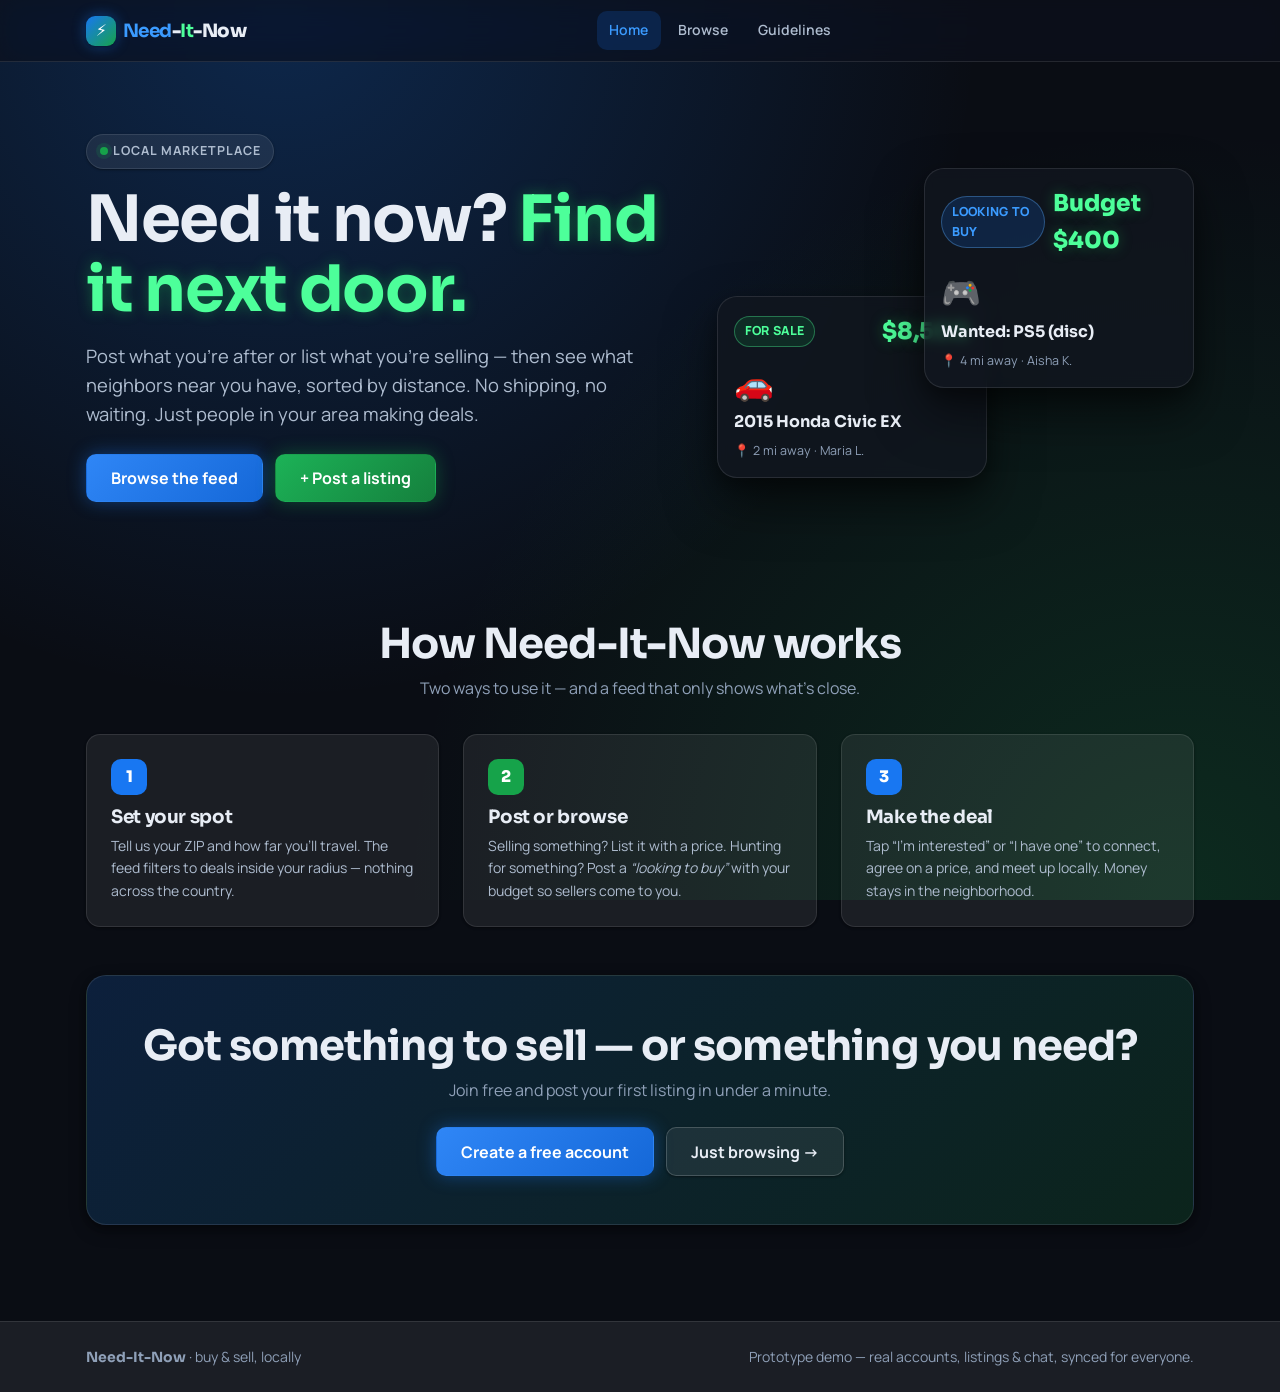
<file: index.html>
<!DOCTYPE html>
<html lang="en">
<head>
  <meta charset="UTF-8" />
  <meta name="viewport" content="width=device-width, initial-scale=1.0" />
  <meta name="theme-color" content="#0a0d14" />
  <title>Need-It-Now — buy & sell with people near you</title>
  <link rel="preconnect" href="https://fonts.googleapis.com" />
  <link rel="preconnect" href="https://fonts.gstatic.com" crossorigin />
  <link rel="preconnect" href="https://yubhbztyprfupvjwxwmm.supabase.co" crossorigin />
  <link rel="preconnect" href="https://esm.sh" crossorigin />
  <link href="https://fonts.googleapis.com/css2?family=Sora:wght@600;700;800&family=Manrope:wght@400;500;600;700;800&display=swap" rel="stylesheet" />
  <link rel="stylesheet" href="assets/css/tokens.css" />
  <link rel="stylesheet" href="assets/css/main.css" />
</head>
<body>
  <nav class="nav">
    <div class="nav__inner">
      <a class="brand" href="index.html">
        <span class="brand__mark">⚡</span>
        <span class="full"><b>Need</b>-<b>It</b><span style="color:var(--ink)">-Now</span></span>
      </a>
      <div class="nav__links">
        <a href="index.html" class="active">Home</a>
        <a href="pages/feed.html">Browse</a>
        <a href="pages/guidelines.html">Guidelines</a>
      </div>
      <div class="nav__user" data-nav-user></div>
    </div>
  </nav>

  <header class="hero">
    <div class="wrap hero__inner">
      <div>
        <span class="eyebrow reveal"><span class="dot"></span> Local marketplace</span>
        <h1 class="reveal d1">Need it now? <span class="hl">Find it next door.</span></h1>
        <p class="lead reveal d2">
          Post what you're after or list what you're selling — then see what
          neighbors near you have, sorted by distance. No shipping, no waiting.
          Just people in your area making deals.
        </p>
        <div class="hero__cta reveal d2">
          <a class="btn btn--primary btn--lg" href="pages/feed.html">Browse the feed</a>
          <a class="btn btn--money btn--lg" href="pages/post.html">+ Post a listing</a>
        </div>
        <!-- Hero stats (neighbors / traded / reply time) hidden until we have real
             numbers worth showing. The .hero__stats CSS is kept for when they return. -->
      </div>
      <div class="hero__art" aria-hidden="true">
        <div class="float-card">
          <div class="listing__top" style="margin-bottom:.5rem">
            <span class="badge badge--sell">For sale</span>
            <span class="price" style="font-size:var(--fs-lg)">$8,500</span>
          </div>
          <div style="font-size:2rem">🚗</div>
          <strong style="font-family:var(--font-display)">2015 Honda Civic EX</strong>
          <div class="muted" style="font-size:var(--fs-xs);margin-top:.4rem">📍 2 mi away · Maria L.</div>
        </div>
        <div class="float-card">
          <div class="listing__top" style="margin-bottom:.5rem">
            <span class="badge badge--buy">Looking to buy</span>
            <span class="price" style="font-size:var(--fs-lg)">Budget $400</span>
          </div>
          <div style="font-size:2rem">🎮</div>
          <strong style="font-family:var(--font-display)">Wanted: PS5 (disc)</strong>
          <div class="muted" style="font-size:var(--fs-xs);margin-top:.4rem">📍 4 mi away · Aisha K.</div>
        </div>
      </div>
    </div>
  </header>

  <main>
    <section class="section">
      <div class="wrap">
        <h2 class="section-title">How Need-It-Now works</h2>
        <p class="section-sub">Two ways to use it — and a feed that only shows what's close.</p>
        <div class="steps">
          <div class="step">
            <div class="n">1</div>
            <h3>Set your spot</h3>
            <p>Tell us your ZIP and how far you'll travel. The feed filters to deals inside your radius — nothing across the country.</p>
          </div>
          <div class="step">
            <div class="n">2</div>
            <h3>Post or browse</h3>
            <p>Selling something? List it with a price. Hunting for something? Post a <em>“looking to buy”</em> with your budget so sellers come to you.</p>
          </div>
          <div class="step">
            <div class="n">3</div>
            <h3>Make the deal</h3>
            <p>Tap “I'm interested” or “I have one” to connect, agree on a price, and meet up locally. Money stays in the neighborhood.</p>
          </div>
        </div>
      </div>
    </section>

    <section class="section" style="padding-top:0">
      <div class="wrap">
        <div class="card" style="padding:var(--sp-7);text-align:center;background:linear-gradient(135deg,var(--blue-050),var(--green-050))">
          <h2 style="font-size:var(--fs-2xl);margin-bottom:var(--sp-2)">Got something to sell — or something you need?</h2>
          <p class="muted" style="margin-bottom:var(--sp-5)">Join free and post your first listing in under a minute.</p>
          <div style="display:flex;gap:var(--sp-3);justify-content:center;flex-wrap:wrap">
            <a class="btn btn--primary btn--lg" href="pages/register.html">Create a free account</a>
            <a class="btn btn--ghost btn--lg" href="pages/feed.html">Just browsing →</a>
          </div>
        </div>
      </div>
    </section>
  </main>

  <footer class="foot">
    <div class="wrap foot__inner">
      <span><strong style="font-family:var(--font-display)">Need-It-Now</strong> · buy &amp; sell, locally</span>
      <span>Prototype demo — real accounts, listings &amp; chat, synced for everyone.</span>
    </div>
  </footer>

  <script type="module" src="assets/js/auth.js"></script>
</body>
</html>
</file>
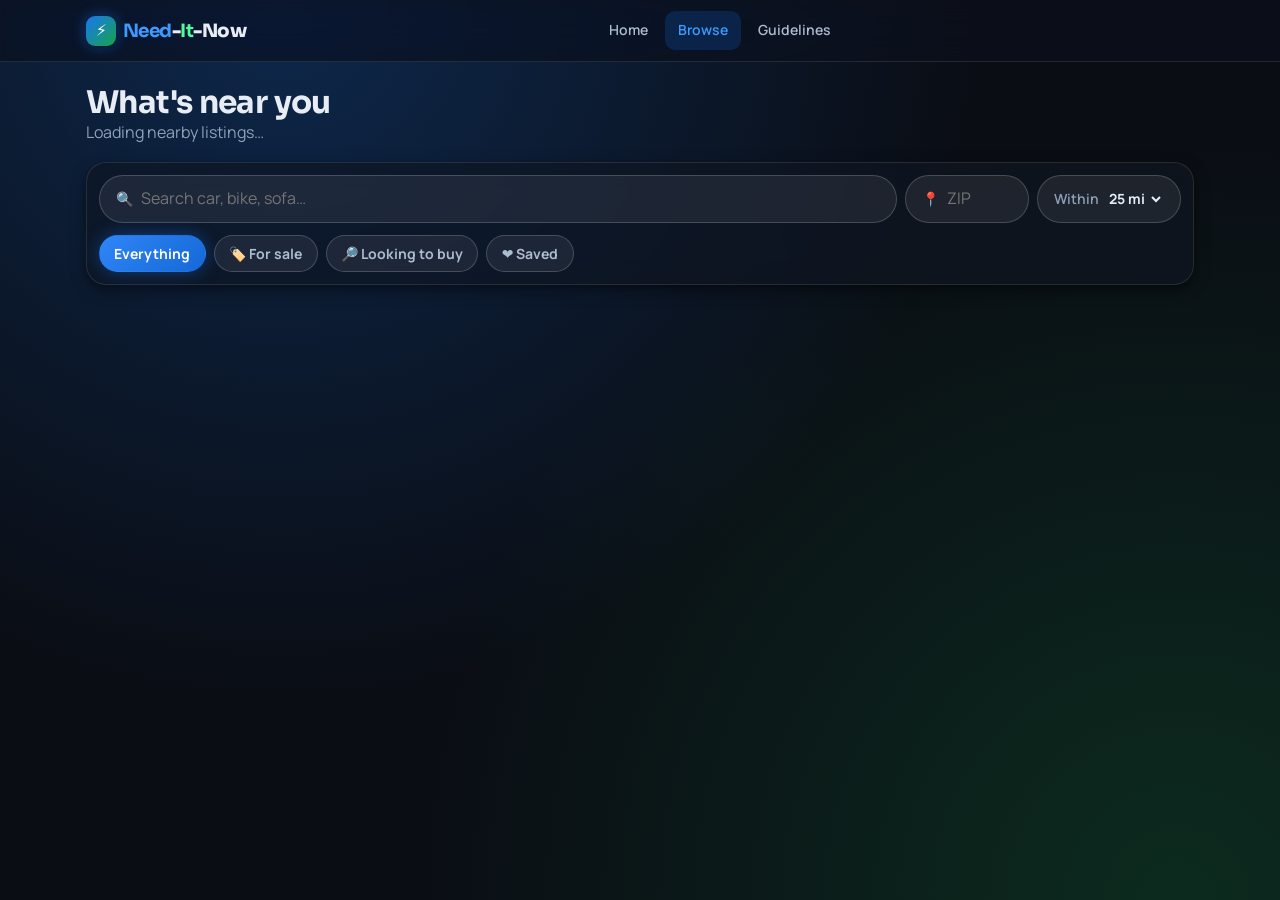
<file: pages/feed.html>
<!DOCTYPE html>
<html lang="en">
<head>
  <meta charset="UTF-8" />
  <meta name="viewport" content="width=device-width, initial-scale=1.0" />
  <meta name="theme-color" content="#0a0d14" />
  <title>Feed — Need-It-Now</title>
  <link rel="preconnect" href="https://fonts.googleapis.com" />
  <link rel="preconnect" href="https://fonts.gstatic.com" crossorigin />
  <link rel="preconnect" href="https://yubhbztyprfupvjwxwmm.supabase.co" crossorigin />
  <link rel="preconnect" href="https://esm.sh" crossorigin />
  <link href="https://fonts.googleapis.com/css2?family=Sora:wght@600;700;800&family=Manrope:wght@400;500;600;700;800&display=swap" rel="stylesheet" />
  <link rel="stylesheet" href="../assets/css/tokens.css" />
  <link rel="stylesheet" href="../assets/css/main.css" />
</head>
<body>
  <nav class="nav">
    <div class="nav__inner">
      <a class="brand" href="../index.html">
        <span class="brand__mark">⚡</span>
        <span class="full"><b>Need</b>-<b>It</b><span style="color:var(--ink)">-Now</span></span>
      </a>
      <div class="nav__links">
        <a href="../index.html">Home</a>
        <a href="feed.html" class="active">Browse</a>
        <a href="guidelines.html">Guidelines</a>
      </div>
      <div class="nav__user" data-nav-user></div>
    </div>
  </nav>

  <main class="wrap">
    <div class="feed-head">
      <h1>What's near you</h1>
      <p id="result-count">Loading nearby listings…</p>
    </div>

    <div id="flash" class="banner banner--ok" style="display:none">
      ✅ Your listing is live — neighbors in range can see it now.
    </div>

    <div class="controls" id="controls">
      <div class="filterbar">
        <div class="searchbox">
          <span class="searchbox__icon" aria-hidden="true">🔍</span>
          <input class="searchbox__input" id="ctl-search" type="search"
                 placeholder="Search car, bike, sofa…" aria-label="Search listings" />
        </div>
        <div class="locfield">
          <span class="locfield__pin" aria-hidden="true">📍</span>
          <input class="locfield__input" id="ctl-zip" list="zip-list" inputmode="numeric"
                 placeholder="ZIP" aria-label="Your location ZIP code" />
          <datalist id="zip-list"></datalist>
        </div>
        <label class="distfield">
          <span class="distfield__label">Within</span>
          <select class="distfield__select" id="ctl-radius" aria-label="Search radius">
            <option value="2">2 mi</option>
            <option value="5">5 mi</option>
            <option value="10">10 mi</option>
            <option value="25" selected>25 mi</option>
            <option value="50">50 mi</option>
          </select>
        </label>
      </div>
      <div class="chips" role="tablist" aria-label="Filter by type">
        <button class="chip active" data-filter="all">Everything</button>
        <button class="chip" data-filter="sell">🏷️ For sale</button>
        <button class="chip" data-filter="buy">🔎 Looking to buy</button>
        <button class="chip" data-filter="saved">❤ Saved</button>
      </div>
    </div>

    <section id="listings" class="listings" style="margin-bottom:var(--sp-7)"></section>
  </main>

  <script type="module" src="../assets/js/auth.js"></script>
  <script type="module" src="../assets/js/feed.js"></script>
</body>
</html>
</file>
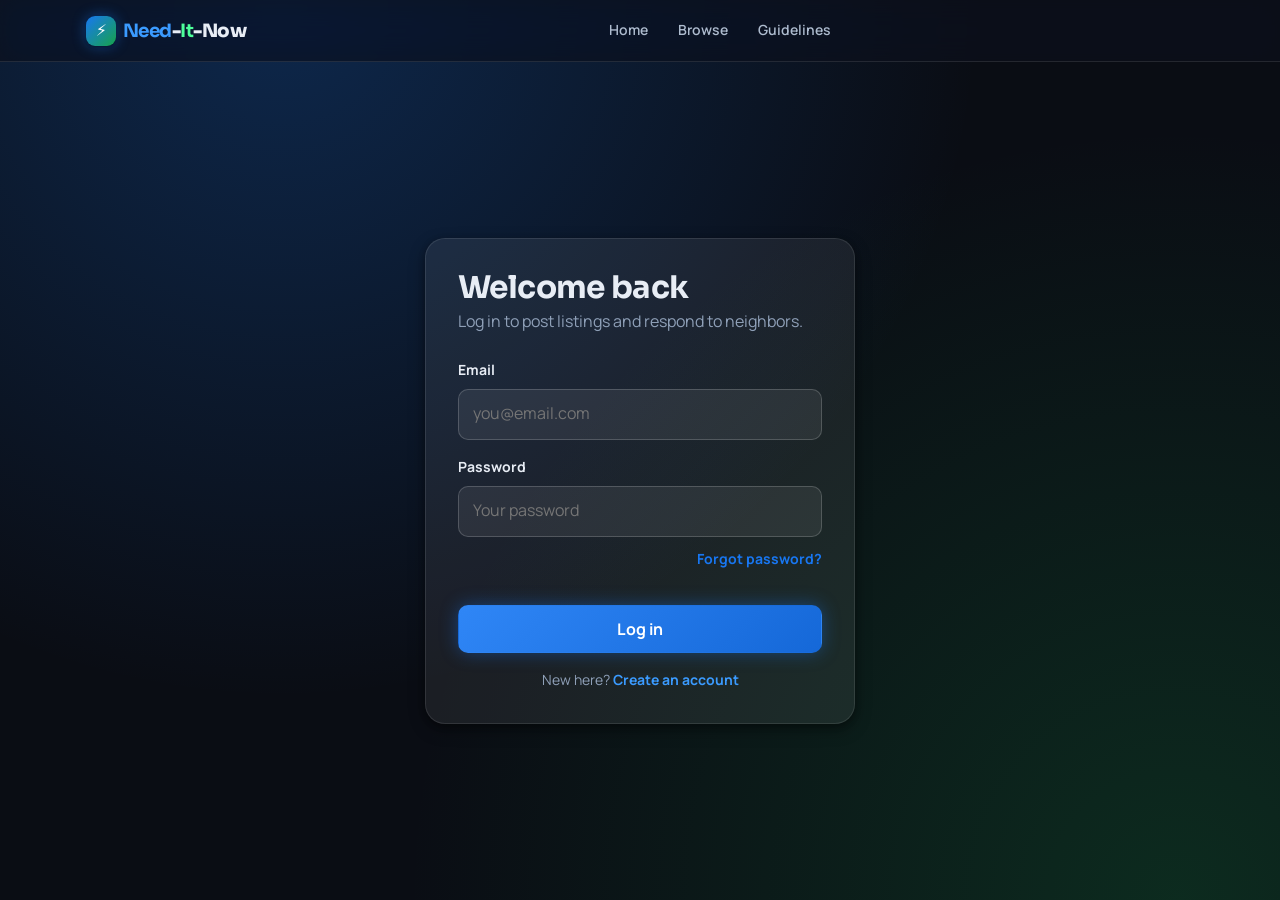
<file: pages/login.html>
<!DOCTYPE html>
<html lang="en">
<head>
  <meta charset="UTF-8" />
  <meta name="viewport" content="width=device-width, initial-scale=1.0" />
  <meta name="theme-color" content="#0a0d14" />
  <title>Log in — Need-It-Now</title>
  <link rel="preconnect" href="https://fonts.googleapis.com" />
  <link rel="preconnect" href="https://fonts.gstatic.com" crossorigin />
  <link rel="preconnect" href="https://yubhbztyprfupvjwxwmm.supabase.co" crossorigin />
  <link rel="preconnect" href="https://esm.sh" crossorigin />
  <link href="https://fonts.googleapis.com/css2?family=Sora:wght@600;700;800&family=Manrope:wght@400;500;600;700;800&display=swap" rel="stylesheet" />
  <link rel="stylesheet" href="../assets/css/tokens.css" />
  <link rel="stylesheet" href="../assets/css/main.css" />
</head>
<body>
  <nav class="nav">
    <div class="nav__inner">
      <a class="brand" href="../index.html">
        <span class="brand__mark">⚡</span>
        <span class="full"><b>Need</b>-<b>It</b><span style="color:var(--ink)">-Now</span></span>
      </a>
      <div class="nav__links">
        <a href="../index.html">Home</a>
        <a href="feed.html">Browse</a>
        <a href="guidelines.html">Guidelines</a>
      </div>
      <div class="nav__user" data-nav-user></div>
    </div>
  </nav>

  <main class="auth-wrap">
    <form class="card auth-card reveal" data-login novalidate>
      <h1>Welcome back</h1>
      <p class="sub">Log in to post listings and respond to neighbors.</p>

      <div class="field">
        <label for="l-email">Email</label>
        <input class="input" id="l-email" name="email" type="email" autocomplete="email" placeholder="you@email.com" />
      </div>
      <div class="field">
        <label for="l-pass">Password</label>
        <input class="input" id="l-pass" name="password" type="password" autocomplete="current-password" placeholder="Your password" />
      </div>
      <p style="text-align:right;margin:-.4rem 0 var(--sp-4)">
        <a href="reset.html" style="font-size:var(--fs-sm);color:var(--blue-600);font-weight:700;text-decoration:none">Forgot password?</a>
      </p>

      <p class="form-error" role="alert"></p>
      <button class="btn btn--primary btn--block btn--lg" type="submit">Log in</button>

      <p class="auth-foot">New here? <a href="register.html">Create an account</a></p>
    </form>
  </main>

  <script type="module" src="../assets/js/auth.js"></script>
</body>
</html>
</file>
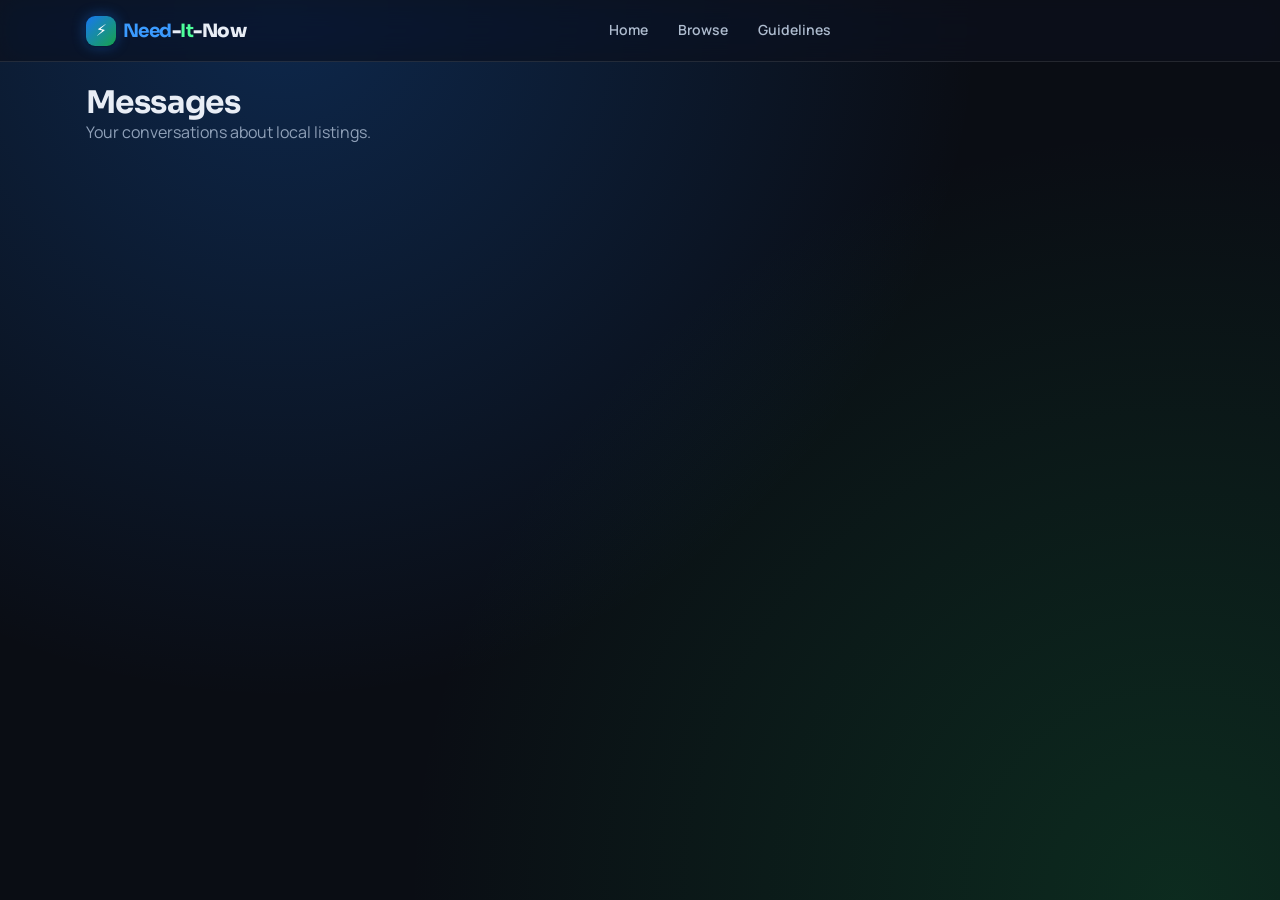
<file: pages/messages.html>
<!DOCTYPE html>
<html lang="en">
<head>
  <meta charset="UTF-8" />
  <meta name="viewport" content="width=device-width, initial-scale=1.0" />
  <meta name="theme-color" content="#0a0d14" />
  <title>Messages — Need-It-Now</title>
  <link rel="preconnect" href="https://fonts.googleapis.com" />
  <link rel="preconnect" href="https://fonts.gstatic.com" crossorigin />
  <link rel="preconnect" href="https://yubhbztyprfupvjwxwmm.supabase.co" crossorigin />
  <link rel="preconnect" href="https://esm.sh" crossorigin />
  <link href="https://fonts.googleapis.com/css2?family=Sora:wght@600;700;800&family=Manrope:wght@400;500;600;700;800&display=swap" rel="stylesheet" />
  <link rel="stylesheet" href="../assets/css/tokens.css" />
  <link rel="stylesheet" href="../assets/css/main.css" />
</head>
<body>
  <nav class="nav">
    <div class="nav__inner">
      <a class="brand" href="../index.html">
        <span class="brand__mark">⚡</span>
        <span class="full"><b>Need</b>-<b>It</b><span style="color:var(--ink)">-Now</span></span>
      </a>
      <div class="nav__links">
        <a href="../index.html">Home</a>
        <a href="feed.html">Browse</a>
        <a href="guidelines.html">Guidelines</a>
      </div>
      <div class="nav__user" data-nav-user></div>
    </div>
  </nav>

  <main class="wrap">
    <div class="feed-head">
      <h1>Messages</h1>
      <p>Your conversations about local listings.</p>
    </div>
    <div id="threads" class="threads" style="margin-bottom:var(--sp-7)"></div>
  </main>

  <script type="module" src="../assets/js/auth.js"></script>
  <script type="module" src="../assets/js/messages.js"></script>
</body>
</html>
</file>
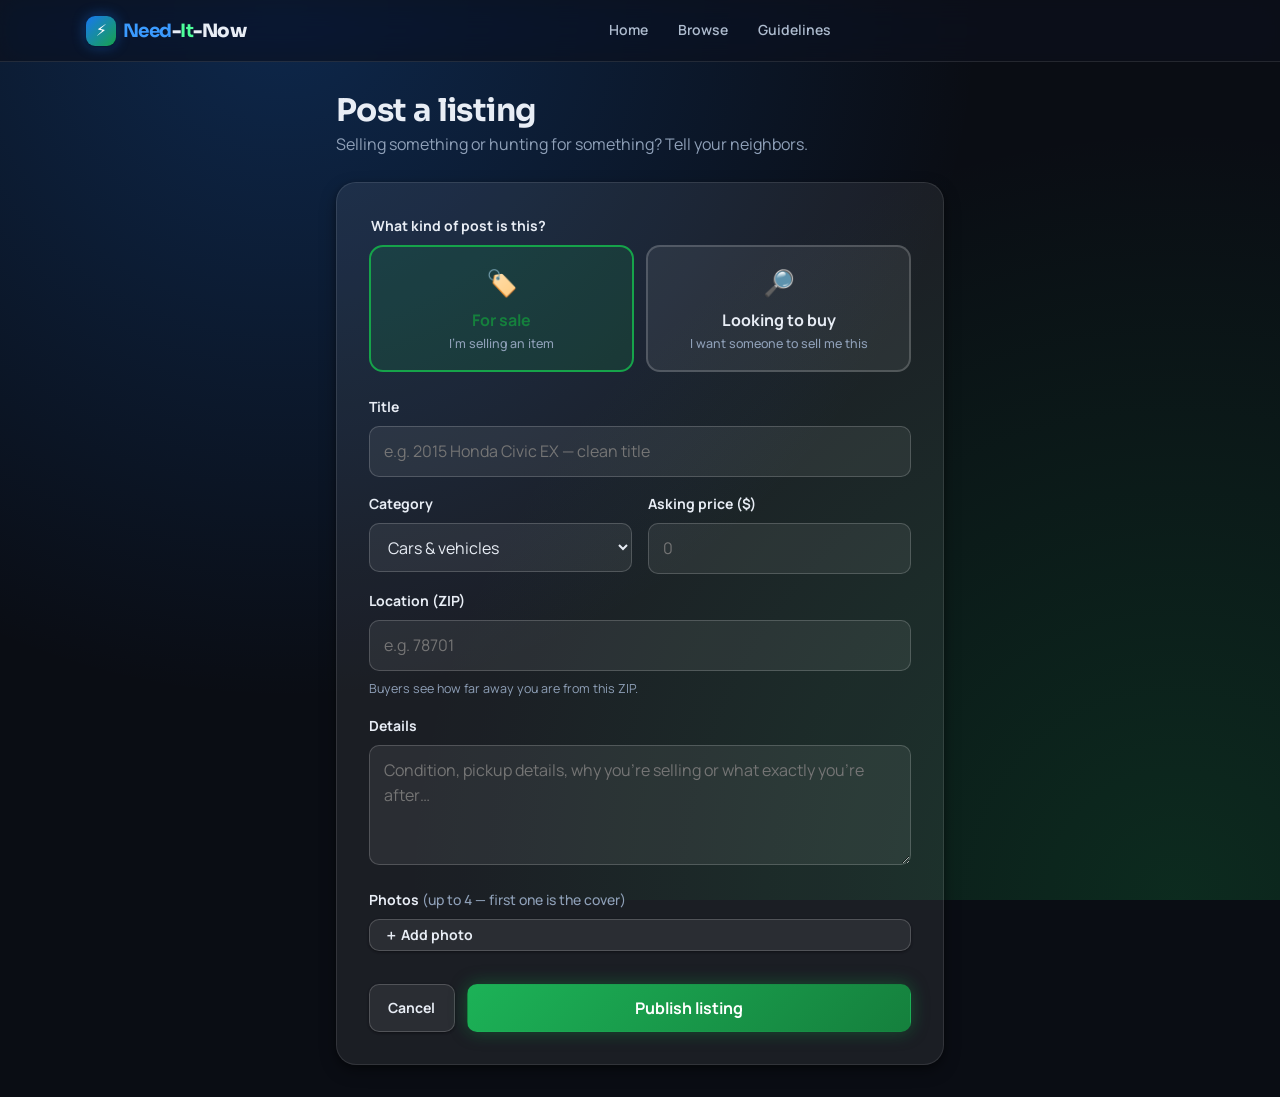
<file: pages/post.html>
<!DOCTYPE html>
<html lang="en">
<head>
  <meta charset="UTF-8" />
  <meta name="viewport" content="width=device-width, initial-scale=1.0" />
  <meta name="theme-color" content="#0a0d14" />
  <title>Post a listing — Need-It-Now</title>
  <link rel="preconnect" href="https://fonts.googleapis.com" />
  <link rel="preconnect" href="https://fonts.gstatic.com" crossorigin />
  <link rel="preconnect" href="https://yubhbztyprfupvjwxwmm.supabase.co" crossorigin />
  <link rel="preconnect" href="https://esm.sh" crossorigin />
  <link href="https://fonts.googleapis.com/css2?family=Sora:wght@600;700;800&family=Manrope:wght@400;500;600;700;800&display=swap" rel="stylesheet" />
  <link rel="stylesheet" href="../assets/css/tokens.css" />
  <link rel="stylesheet" href="../assets/css/main.css" />
  <style>
    .type-toggle { display: grid; grid-template-columns: 1fr 1fr; gap: var(--sp-3); margin-bottom: var(--sp-5); }
    .type-toggle input { position: absolute; opacity: 0; pointer-events: none; }
    .type-toggle label {
      display: block; cursor: pointer; text-align: center; font-weight: 700;
      border: 2px solid var(--border-2); border-radius: var(--r-md);
      padding: var(--sp-4); transition: all .15s; background: var(--surface);
    }
    .type-toggle .t-emoji { font-size: 1.6rem; display: block; margin-bottom: var(--sp-1); }
    .type-toggle .t-sub { display: block; font-weight: 500; font-size: var(--fs-xs); color: var(--muted); }
    .type-toggle input:checked + label.sell { border-color: var(--green-600); background: var(--green-050); color: var(--green-700); }
    .type-toggle input:checked + label.buy { border-color: var(--blue-600); background: var(--blue-050); color: var(--blue-700); }
    .grid-2 { display: grid; grid-template-columns: 1fr 1fr; gap: var(--sp-4); }
    @media (max-width: 520px) { .grid-2 { grid-template-columns: 1fr; } }
  </style>
</head>
<body>
  <nav class="nav">
    <div class="nav__inner">
      <a class="brand" href="../index.html">
        <span class="brand__mark">⚡</span>
        <span class="full"><b>Need</b>-<b>It</b><span style="color:var(--ink)">-Now</span></span>
      </a>
      <div class="nav__links">
        <a href="../index.html">Home</a>
        <a href="feed.html">Browse</a>
        <a href="guidelines.html">Guidelines</a>
      </div>
      <div class="nav__user" data-nav-user></div>
    </div>
  </nav>

  <main class="wrap" style="max-width:640px;padding-block:var(--sp-6)">
    <h1 style="font-size:var(--fs-xl);margin-bottom:var(--sp-1)" class="reveal">Post a listing</h1>
    <p class="muted reveal d1" style="margin-bottom:var(--sp-5)">Selling something or hunting for something? Tell your neighbors.</p>

    <form class="card reveal d1" data-post novalidate style="padding:var(--sp-6)">
      <fieldset style="border:0;padding:0;margin:0">
        <legend style="font-weight:700;font-size:var(--fs-sm);margin-bottom:var(--sp-2)">What kind of post is this?</legend>
        <div class="type-toggle">
          <input type="radio" name="type" id="t-sell" value="sell" checked />
          <label class="sell" for="t-sell"><span class="t-emoji">🏷️</span>For sale<span class="t-sub">I'm selling an item</span></label>
          <input type="radio" name="type" id="t-buy" value="buy" />
          <label class="buy" for="t-buy"><span class="t-emoji">🔎</span>Looking to buy<span class="t-sub">I want someone to sell me this</span></label>
        </div>
      </fieldset>

      <div class="field">
        <label for="p-title">Title</label>
        <input class="input" id="p-title" name="title_" placeholder="e.g. 2015 Honda Civic EX — clean title" />
      </div>

      <div class="grid-2">
        <div class="field">
          <label for="p-category">Category</label>
          <select class="select" id="p-category" name="category">
            <option value="car">Cars &amp; vehicles</option>
            <option value="bike">Bikes</option>
            <option value="phone">Phones &amp; electronics</option>
            <option value="furniture">Furniture</option>
            <option value="game">Games &amp; consoles</option>
            <option value="tool">Tools</option>
            <option value="garden">Garden &amp; outdoor</option>
            <option value="other">Other</option>
          </select>
        </div>
        <div class="field">
          <label for="p-price" id="price-label">Asking price ($)</label>
          <input class="input" id="p-price" name="price" type="number" min="0" step="1" placeholder="0" />
        </div>
      </div>

      <div class="field">
        <label for="p-zip">Location (ZIP)</label>
        <input class="input" id="p-zip" name="zip" list="zip-list" placeholder="e.g. 78701" />
        <datalist id="zip-list"></datalist>
        <p class="hint">Buyers see how far away you are from this ZIP.</p>
      </div>

      <div class="field">
        <label for="p-desc">Details</label>
        <textarea class="textarea" id="p-desc" name="desc" placeholder="Condition, pickup details, why you're selling or what exactly you're after…"></textarea>
      </div>

      <div class="field">
        <label>Photos <span class="muted" style="font-weight:500">(up to 4 — first one is the cover)</span></label>
        <div class="photo-grid" data-photos></div>
        <label class="btn btn--ghost btn--sm" data-add-photo>＋ Add photo
          <input type="file" accept="image/*" multiple data-photo-input hidden /></label>
      </div>

      <p class="form-error" role="alert"></p>
      <div style="display:flex;gap:var(--sp-3)">
        <a class="btn btn--ghost" href="feed.html">Cancel</a>
        <button class="btn btn--money btn--lg" type="submit" style="flex:1">Publish listing</button>
      </div>
    </form>
  </main>

  <script type="module" src="../assets/js/auth.js"></script>
  <script type="module" src="../assets/js/post.js"></script>
</body>
</html>
</file>
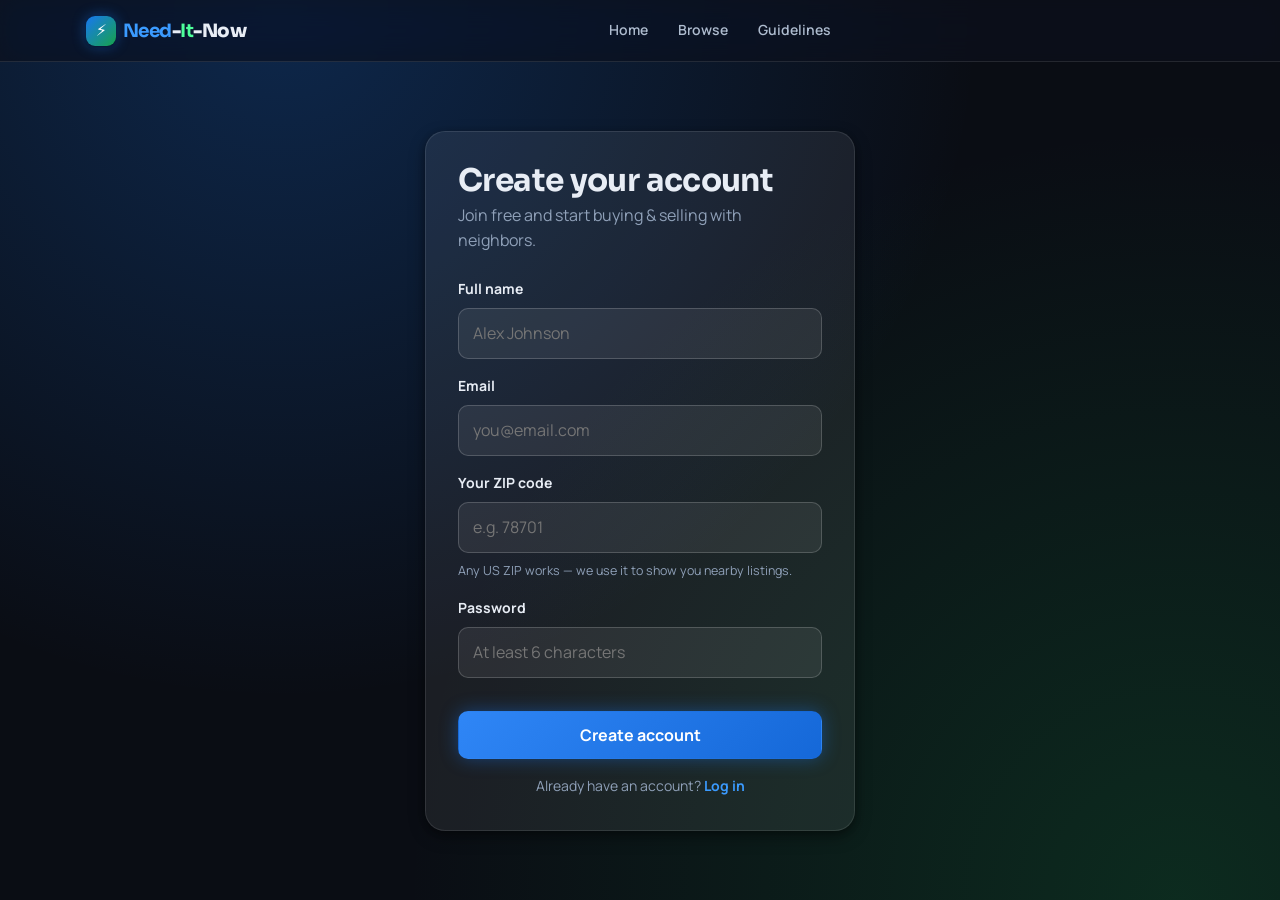
<file: pages/register.html>
<!DOCTYPE html>
<html lang="en">
<head>
  <meta charset="UTF-8" />
  <meta name="viewport" content="width=device-width, initial-scale=1.0" />
  <meta name="theme-color" content="#0a0d14" />
  <title>Sign up — Need-It-Now</title>
  <link rel="preconnect" href="https://fonts.googleapis.com" />
  <link rel="preconnect" href="https://fonts.gstatic.com" crossorigin />
  <link rel="preconnect" href="https://yubhbztyprfupvjwxwmm.supabase.co" crossorigin />
  <link rel="preconnect" href="https://esm.sh" crossorigin />
  <link href="https://fonts.googleapis.com/css2?family=Sora:wght@600;700;800&family=Manrope:wght@400;500;600;700;800&display=swap" rel="stylesheet" />
  <link rel="stylesheet" href="../assets/css/tokens.css" />
  <link rel="stylesheet" href="../assets/css/main.css" />
</head>
<body>
  <nav class="nav">
    <div class="nav__inner">
      <a class="brand" href="../index.html">
        <span class="brand__mark">⚡</span>
        <span class="full"><b>Need</b>-<b>It</b><span style="color:var(--ink)">-Now</span></span>
      </a>
      <div class="nav__links">
        <a href="../index.html">Home</a>
        <a href="feed.html">Browse</a>
        <a href="guidelines.html">Guidelines</a>
      </div>
      <div class="nav__user" data-nav-user></div>
    </div>
  </nav>

  <main class="auth-wrap">
    <form class="card auth-card reveal" data-register novalidate>
      <h1>Create your account</h1>
      <p class="sub">Join free and start buying &amp; selling with neighbors.</p>

      <div class="field">
        <label for="r-name">Full name</label>
        <input class="input" id="r-name" name="name_" autocomplete="name" placeholder="Alex Johnson" />
      </div>
      <div class="field">
        <label for="r-email">Email</label>
        <input class="input" id="r-email" name="email" type="email" autocomplete="email" placeholder="you@email.com" />
      </div>
      <div class="field">
        <label for="r-zip">Your ZIP code</label>
        <input class="input" id="r-zip" name="zip" list="zip-list" placeholder="e.g. 78701" />
        <datalist id="zip-list">
          <option value="78701">Austin (Downtown), TX</option>
          <option value="78704">Austin (South), TX</option>
          <option value="78745">Austin (Southwest), TX</option>
          <option value="78758">Austin (North), TX</option>
          <option value="78660">Pflugerville, TX</option>
          <option value="78664">Round Rock, TX</option>
          <option value="78626">Georgetown, TX</option>
          <option value="78610">Buda, TX</option>
          <option value="78640">Kyle, TX</option>
          <option value="78205">San Antonio, TX</option>
          <option value="75201">Dallas, TX</option>
          <option value="77002">Houston, TX</option>
        </datalist>
        <p class="hint">Any US ZIP works — we use it to show you nearby listings.</p>
      </div>
      <div class="field">
        <label for="r-pass">Password</label>
        <input class="input" id="r-pass" name="password" type="password" autocomplete="new-password" placeholder="At least 6 characters" />
      </div>

      <p class="form-error" role="alert"></p>
      <button class="btn btn--primary btn--block btn--lg" type="submit">Create account</button>

      <p class="auth-foot">Already have an account? <a href="login.html">Log in</a></p>
    </form>
  </main>

  <script type="module" src="../assets/js/auth.js"></script>
</body>
</html>
</file>
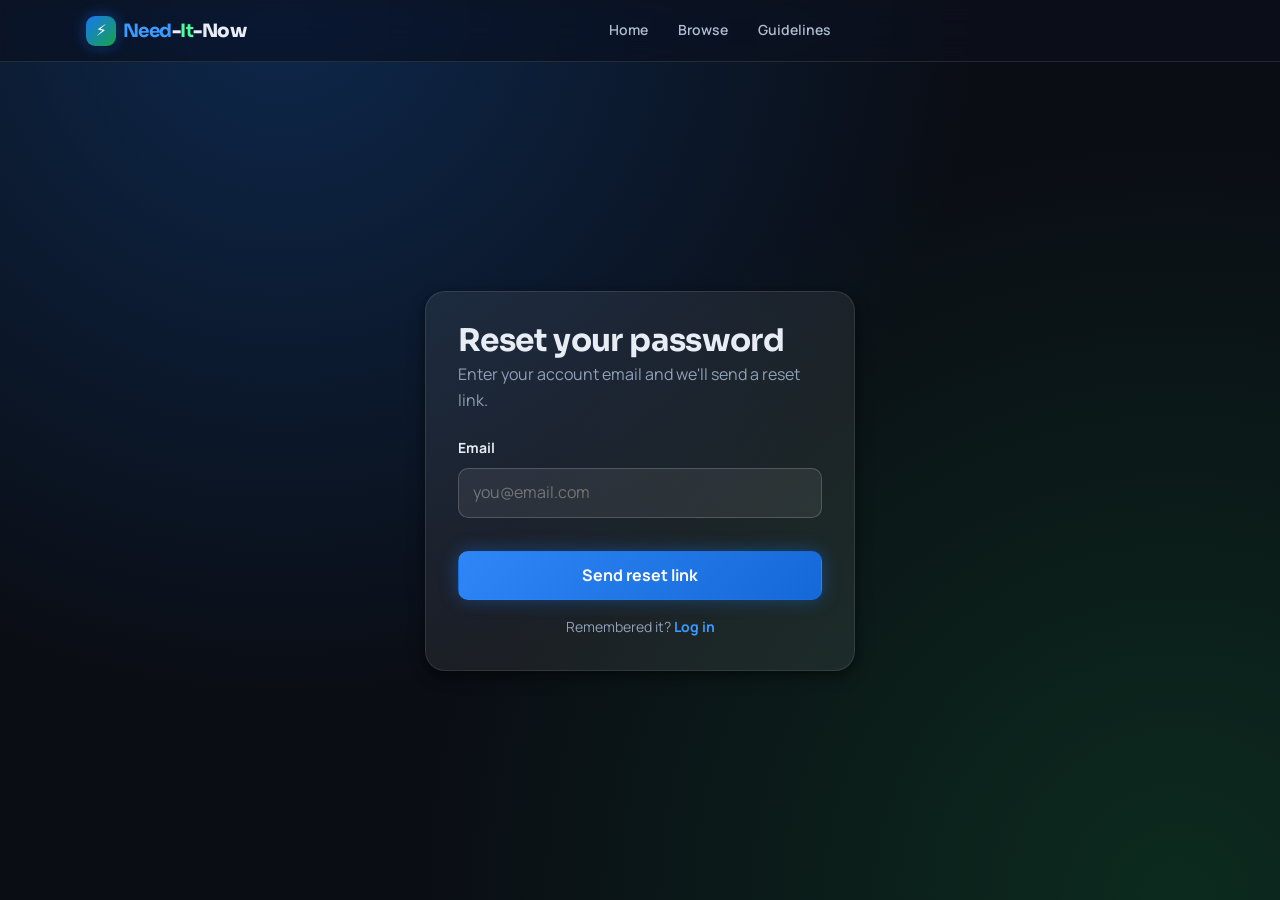
<file: pages/reset.html>
<!DOCTYPE html>
<html lang="en">
<head>
  <meta charset="UTF-8" />
  <meta name="viewport" content="width=device-width, initial-scale=1.0" />
  <meta name="theme-color" content="#0a0d14" />
  <title>Reset password — Need-It-Now</title>
  <link rel="preconnect" href="https://fonts.googleapis.com" />
  <link rel="preconnect" href="https://fonts.gstatic.com" crossorigin />
  <link rel="preconnect" href="https://yubhbztyprfupvjwxwmm.supabase.co" crossorigin />
  <link rel="preconnect" href="https://esm.sh" crossorigin />
  <link href="https://fonts.googleapis.com/css2?family=Sora:wght@600;700;800&family=Manrope:wght@400;500;600;700;800&display=swap" rel="stylesheet" />
  <link rel="stylesheet" href="../assets/css/tokens.css" />
  <link rel="stylesheet" href="../assets/css/main.css" />
</head>
<body>
  <nav class="nav">
    <div class="nav__inner">
      <a class="brand" href="../index.html">
        <span class="brand__mark">⚡</span>
        <span class="full"><b>Need</b>-<b>It</b><span style="color:var(--ink)">-Now</span></span>
      </a>
      <div class="nav__links">
        <a href="../index.html">Home</a>
        <a href="feed.html">Browse</a>
        <a href="guidelines.html">Guidelines</a>
      </div>
      <div class="nav__user" data-nav-user></div>
    </div>
  </nav>

  <main class="auth-wrap">
    <form class="card auth-card reveal" data-reset-request novalidate>
      <h1>Reset your password</h1>
      <p class="sub">Enter your account email and we'll send a reset link.</p>
      <div class="field">
        <label for="rp-email">Email</label>
        <input class="input" id="rp-email" name="email" type="email" autocomplete="email" placeholder="you@email.com" />
      </div>
      <p class="form-error" role="alert"></p>
      <button class="btn btn--primary btn--block btn--lg" type="submit">Send reset link</button>
      <p class="auth-foot">Remembered it? <a href="login.html">Log in</a></p>
    </form>

    <form class="card auth-card reveal" data-reset-update hidden novalidate>
      <h1>Choose a new password</h1>
      <p class="sub">You're almost back in.</p>
      <div class="field">
        <label for="rp-pass">New password</label>
        <input class="input" id="rp-pass" name="password" type="password" autocomplete="new-password" placeholder="At least 6 characters" />
      </div>
      <div class="field">
        <label for="rp-pass2">Repeat it</label>
        <input class="input" id="rp-pass2" name="password2" type="password" autocomplete="new-password" placeholder="Same password again" />
      </div>
      <p class="form-error" role="alert"></p>
      <button class="btn btn--primary btn--block btn--lg" type="submit">Save new password</button>
    </form>
  </main>

  <script type="module" src="../assets/js/auth.js"></script>
  <script type="module" src="../assets/js/reset.js"></script>
</body>
</html>
</file>
<file: assets/css/tokens.css>
/* Need-It-Now — design tokens ("Frosted Glass Deep" dark theme)
   Near-black base + neon blue/green haze + frosted translucent surfaces.
   Edit these variables to re-theme the whole site. */
:root {
  /* Brand: trust blue (identity) + money green (prices/CTAs) */
  --blue-600: #1877f2;   /* primary fills */
  --blue-700: #1568d8;   /* primary hover (deeper) */
  --blue-800: #0f4fa8;   /* gradient end / pressed */
  --blue-400: #3b9bff;   /* accent TEXT on dark */
  --blue-050: rgba(24,119,242,.18);  /* tints / badges */
  --blue-100: rgba(24,119,242,.32);  /* stronger tint / selection */

  --green-600: #16a34a;  /* money accent / sell fills */
  --green-700: #15803d;  /* hover */
  --green-400: #4dff9a;  /* price/accent TEXT on dark */
  --green-050: rgba(22,163,74,.16); /* tint */
  --green-100: rgba(22,163,74,.30);

  /* Neutrals — near-black base, frosted translucent surfaces */
  --bg:        #0a0d14;  /* app background */
  --surface:   rgba(255,255,255,.07);  /* cards, nav panels */
  --surface-2: rgba(255,255,255,.05);  /* subtle fills */
  --surface-3: rgba(255,255,255,.10);  /* deeper fill / ghost buttons */
  --surface-solid: #11161f; /* solid overlays: toasts, dialogs, select menus */
  --border:    rgba(255,255,255,.10);
  --border-2:  rgba(255,255,255,.18);

  --ink:       #e8edf5;  /* primary text */
  --ink-2:     #aebccf;  /* secondary text */
  --muted:     #8fa0b8;  /* meta text */

  --danger:    #ff5c4d;  /* brightened for dark contrast */
  --gold:      #f5a623;  /* stars */

  /* Gradients (depth + brand) */
  --grad-brand: linear-gradient(135deg, var(--blue-600), var(--green-600));
  --grad-blue:  linear-gradient(135deg, #2f86f6, var(--blue-700));
  --grad-green: linear-gradient(135deg, #1cb257, var(--green-700));
  --grad-media: radial-gradient(circle at 50% 40%, rgba(60,120,255,.25), rgba(12,16,24,.5));

  /* Neon glows (the signature) */
  --glow-blue:  0 0 14px rgba(24,119,242,.45);
  --glow-green: 0 0 14px rgba(22,163,74,.45);

  /* Type */
  --font-display: "Sora", system-ui, sans-serif;
  --font-body: "Manrope", system-ui, sans-serif;

  /* Fluid modular type scale — sizes flex with the viewport */
  --fs-xs:  0.78rem;
  --fs-sm:  0.875rem;
  --fs-base: 1rem;
  --fs-md:  1.15rem;
  --fs-lg:  clamp(1.3rem, 1.12rem + 0.9vw, 1.45rem);
  --fs-xl:  clamp(1.55rem, 1.25rem + 1.5vw, 1.95rem);
  --fs-2xl: clamp(1.95rem, 1.45rem + 2.5vw, 2.6rem);
  --fs-3xl: clamp(2.4rem, 1.55rem + 4.2vw, 4rem);

  /* Spacing scale (4px base) */
  --sp-1: 0.25rem;
  --sp-2: 0.5rem;
  --sp-3: 0.75rem;
  --sp-4: 1rem;
  --sp-5: 1.5rem;
  --sp-6: 2rem;
  --sp-7: 3rem;
  --sp-8: 4.5rem;

  /* Radius */
  --r-sm: 10px;
  --r-md: 14px;
  --r-lg: 20px;
  --r-pill: 999px;

  /* Depth on dark */
  --shadow-sm: 0 1px 2px rgba(0,0,0,.25), 0 1px 3px rgba(0,0,0,.2);
  --shadow-md: 0 6px 16px rgba(0,0,0,.35), 0 2px 6px rgba(0,0,0,.25);
  --shadow-lg: 0 24px 50px rgba(0,0,0,.5), 0 8px 18px rgba(0,0,0,.3);
  --shadow-blue:  0 0 18px rgba(24,119,242,.40);
  --shadow-green: 0 0 18px rgba(22,163,74,.38);
  --ring: 0 0 0 3px rgba(24,119,242,.35);

  --maxw: 1140px;
  --nav-h: 62px;
  --bottomnav-h: 60px;
}
</file>
<file: assets/css/main.css>
/* Need-It-Now — layout & components */
*, *::before, *::after { box-sizing: border-box; }
* { margin: 0; }
html { -webkit-text-size-adjust: 100%; scroll-behavior: smooth; background: var(--bg); color-scheme: dark; }

/* Smooth cross-page navigation so the chrome appears to stay put instead of
   flashing white on each load. Progressive — browsers without support just
   navigate normally. */
@view-transition { navigation: auto; }
::view-transition-old(root), ::view-transition-new(root) { animation-duration: .2s; }
@media (prefers-reduced-motion: reduce) {
  ::view-transition-group(*), ::view-transition-old(*), ::view-transition-new(*) { animation: none !important; }
}

body {
  font-family: var(--font-body);
  color: var(--ink);
  background:
    radial-gradient(circle at 22% 0%, rgba(24,119,242,.25), transparent 52%),
    radial-gradient(circle at 92% 100%, rgba(22,163,74,.20), transparent 52%),
    var(--bg);
  background-attachment: fixed;
  line-height: 1.6;
  font-size: var(--fs-base);
  min-height: 100vh;
  -webkit-font-smoothing: antialiased;
  text-rendering: optimizeLegibility;
}

h1, h2, h3 { font-family: var(--font-display); line-height: 1.1; letter-spacing: -.02em; }
a { color: inherit; }
img { max-width: 100%; display: block; }
button { font-family: inherit; }
::selection { background: var(--blue-100); color: var(--ink); }

.wrap { width: 100%; max-width: var(--maxw); margin-inline: auto; padding-inline: var(--sp-4); }
.section { padding-block: var(--sp-7); }
.muted { color: var(--muted); }
.center { text-align: center; }

/* ---------- Nav ---------- */
.nav {
  position: sticky; top: 0; z-index: 50;
  background: rgba(13,17,26,.70);
  -webkit-backdrop-filter: saturate(180%) blur(14px);
  backdrop-filter: saturate(180%) blur(14px);
  border-bottom: 1px solid var(--border);
  height: var(--nav-h);
}
.nav__inner {
  height: 100%;
  display: flex; align-items: center; gap: var(--sp-4);
  max-width: var(--maxw); margin-inline: auto; padding-inline: var(--sp-4);
}
.brand {
  display: inline-flex; align-items: center; gap: .5ch;
  font-family: var(--font-display); font-weight: 800; font-size: var(--fs-md);
  text-decoration: none; letter-spacing: -.03em; white-space: nowrap;
}
.brand__mark {
  width: 30px; height: 30px; border-radius: 9px; flex: none;
  display: grid; place-items: center; color: #fff; font-size: 16px;
  background: linear-gradient(135deg, var(--blue-600), var(--green-600));
  box-shadow: var(--shadow-sm), var(--glow-blue);
}
.brand b { color: var(--blue-400); }
.brand b + b { color: var(--green-400); }

.nav__links { display: flex; align-items: center; gap: var(--sp-1); margin-left: auto; }
.nav__links a {
  text-decoration: none; color: var(--ink-2); font-weight: 600; font-size: var(--fs-sm);
  padding: .5rem .8rem; border-radius: var(--r-sm); transition: background .15s, color .15s;
}
.nav__links a:hover { background: var(--surface-2); color: var(--ink); }
.nav__links a.active { color: var(--blue-400); background: var(--blue-050); }
.nav__user { display: flex; align-items: center; gap: var(--sp-3); margin-left: auto; }
.nav__avatar {
  width: 34px; height: 34px; border-radius: var(--r-pill); flex: none;
  display: grid; place-items: center; font-weight: 700; color: #fff; font-size: var(--fs-sm);
  background: var(--blue-600);
}
.nav__badge {
  display: inline-grid; place-items: center; min-width: 18px; height: 18px;
  padding: 0 5px; margin-left: .45ch; border-radius: var(--r-pill);
  background: var(--danger); color: #fff; font-size: 11px; font-weight: 800; line-height: 1;
  vertical-align: middle;
}
.nav__badge[hidden] { display: none; }

/* ---------- Buttons ---------- */
.btn {
  display: inline-flex; align-items: center; justify-content: center; gap: .5ch;
  font-weight: 700; font-size: var(--fs-sm); line-height: 1;
  padding: .72rem 1.15rem; border-radius: var(--r-sm); border: 1px solid transparent;
  cursor: pointer; text-decoration: none; transition: transform .08s, background .15s, box-shadow .15s, border-color .15s;
  white-space: nowrap;
}
.btn:active { transform: translateY(1px); }
.btn:focus-visible { outline: 2px solid var(--blue-600); outline-offset: 2px; }
.btn--primary { background: var(--grad-blue); color: #fff; box-shadow: var(--shadow-blue); }
.btn--primary:hover { transform: translateY(-1px); box-shadow: 0 9px 24px rgba(24,119,242,.40); }
.btn--money { background: var(--grad-green); color: #fff; box-shadow: var(--shadow-green); }
.btn--money:hover { transform: translateY(-1px); box-shadow: 0 9px 24px rgba(22,163,74,.38); }
.btn--ghost { background: var(--surface); color: var(--ink); border-color: var(--border-2); box-shadow: var(--shadow-sm); }
.btn--ghost:hover { background: var(--surface-2); transform: translateY(-1px); box-shadow: var(--shadow-md); }
.btn--primary:active, .btn--money:active, .btn--ghost:active, .btn--danger:active { transform: translateY(1px); }
.btn--block { width: 100%; }
.btn--lg { padding: .95rem 1.5rem; font-size: var(--fs-base); }
.btn--sm { padding: .5rem .85rem; font-size: var(--fs-sm); }
.btn--danger { background: var(--danger); color: #fff; box-shadow: 0 6px 18px rgba(226,72,59,.35); }
.btn--danger:hover { transform: translateY(-1px); box-shadow: 0 9px 24px rgba(226,72,59,.45); }
.confirm__actions { display: flex; gap: var(--sp-2); justify-content: flex-end; margin-top: var(--sp-5); }

/* ---------- Forms ---------- */
.field { margin-bottom: var(--sp-4); }
.field label { display: block; font-weight: 700; font-size: var(--fs-sm); margin-bottom: var(--sp-2); }
.input, .select, .textarea {
  width: 100%; font: inherit; color: var(--ink);
  background: var(--surface); border: 1px solid var(--border-2);
  border-radius: var(--r-sm); padding: .72rem .9rem; transition: border-color .15s, box-shadow .15s;
}
.input:hover, .select:hover, .textarea:hover { border-color: var(--border-2); }
.input:focus, .select:focus, .textarea:focus {
  outline: none; border-color: var(--blue-600); box-shadow: var(--ring);
}
.textarea { min-height: 120px; resize: vertical; }
.select option, .distfield__select option { background: var(--surface-solid); color: var(--ink); }
.hint { font-size: var(--fs-xs); color: var(--muted); margin-top: var(--sp-2); }
.form-error { color: var(--danger); font-size: var(--fs-sm); font-weight: 600; min-height: 1.2em; }
.form-error--ok { color: var(--green-400); }
.zip-hint { font-size: var(--fs-xs); color: var(--muted); margin-top: var(--sp-1); min-height: 1.1em; }
.zip-hint--ok { color: var(--green-400); font-weight: 600; }
.zip-hint--bad { color: var(--danger); font-weight: 600; }

/* Auth card */
.auth-wrap { min-height: calc(100vh - var(--nav-h)); display: grid; place-items: center; padding: var(--sp-6) var(--sp-4); }
.card {
  background: var(--surface); border: 1px solid var(--border);
  border-radius: var(--r-lg); box-shadow: var(--shadow-md);
}
.auth-card { width: 100%; max-width: 430px; padding: var(--sp-6); }
.auth-card h1 { font-size: var(--fs-xl); margin-bottom: var(--sp-1); }
.auth-card .sub { color: var(--muted); margin-bottom: var(--sp-5); }
.auth-foot { text-align: center; margin-top: var(--sp-4); font-size: var(--fs-sm); color: var(--muted); }
.auth-foot a { color: var(--blue-400); font-weight: 700; text-decoration: none; }
.auth-foot a:hover { text-decoration: underline; }

/* ---------- Hero (landing) ---------- */
.hero { position: relative; overflow: hidden; }
.hero::before {
  content: ""; position: absolute; inset: 0; z-index: -1;
  background:
    radial-gradient(60% 80% at 85% -10%, rgba(22,163,74,.30), transparent 60%),
    radial-gradient(70% 90% at 5% 0%, rgba(24,119,242,.32), transparent 55%),
    var(--bg);
}
.hero__inner { display: grid; grid-template-columns: 1.1fr .9fr; gap: var(--sp-7); align-items: center; padding-block: var(--sp-8); }
.eyebrow {
  display: inline-flex; align-items: center; gap: .6ch;
  background: var(--surface); border: 1px solid var(--border);
  color: var(--ink-2); font-weight: 700; font-size: var(--fs-xs);
  padding: .4rem .8rem; border-radius: var(--r-pill); box-shadow: var(--shadow-sm);
  text-transform: uppercase; letter-spacing: .08em;
}
.eyebrow .dot { width: 8px; height: 8px; border-radius: 50%; background: var(--green-600); box-shadow: 0 0 0 4px var(--green-050); }
.hero h1 { font-size: var(--fs-3xl); margin: var(--sp-4) 0; }
.hero h1 .hl { color: var(--green-400); text-shadow: var(--glow-green); }
.hero p.lead { font-size: var(--fs-md); color: var(--ink-2); max-width: 52ch; }
.hero__cta { display: flex; gap: var(--sp-3); flex-wrap: wrap; margin-top: var(--sp-5); }
.hero__stats { display: flex; gap: var(--sp-6); margin-top: var(--sp-6); }
.hero__stats b { font-family: var(--font-display); font-size: var(--fs-lg); display: block; }
.hero__stats span { font-size: var(--fs-sm); color: var(--muted); }

/* Floating preview cards on hero */
.hero__art { position: relative; min-height: 360px; }
.float-card {
  position: absolute; width: 270px; padding: var(--sp-4);
  background: rgba(17,22,31,.78);
  -webkit-backdrop-filter: blur(6px); backdrop-filter: blur(6px);
  border: 1px solid var(--border);
  border-radius: var(--r-lg); box-shadow: var(--shadow-lg);
  animation: floaty 6s ease-in-out infinite;
}
.float-card:nth-child(2) { top: 30px; right: 0; animation-delay: -2s; }
.float-card:nth-child(1) { bottom: 20px; left: 0; }
@keyframes floaty { 0%,100% { transform: translateY(0); } 50% { transform: translateY(-12px); } }
@media (prefers-reduced-motion: reduce) { .float-card { animation: none; } }

/* ---------- Badges & meta ---------- */
.badge {
  display: inline-flex; align-items: center; gap: .45ch;
  font-size: var(--fs-xs); font-weight: 800; letter-spacing: .02em;
  padding: .3rem .6rem; border-radius: var(--r-pill); text-transform: uppercase;
}
.badge--sell { background: var(--green-050); color: var(--green-400); border: 1px solid rgba(77,255,154,.35); }
.badge--buy  { background: var(--blue-050); color: var(--blue-400); border: 1px solid rgba(95,176,255,.35); }

.price { font-family: var(--font-display); font-weight: 800; color: var(--green-400); text-shadow: var(--glow-green); }

.backlink { display: inline-block; margin-bottom: var(--sp-3); color: var(--blue-400); font-weight: 700; font-size: var(--fs-sm); text-decoration: none; }
.backlink:hover { text-decoration: underline; }

/* ---- Listing detail page ---- */
.detail { display: grid; grid-template-columns: minmax(0,1.1fr) minmax(0,.9fr); gap: var(--sp-6); align-items: start; }
.detail__info { display: flex; flex-direction: column; gap: var(--sp-3); overflow-wrap: anywhere; }
.detail__top { display: flex; align-items: center; justify-content: space-between; gap: var(--sp-3); }
.detail__price { font-size: var(--fs-xl); }
.detail__title { font-size: var(--fs-2xl); }
.detail__meta { font-size: var(--fs-sm); }
.detail__cat { align-self: flex-start; text-transform: capitalize; }
.detail__desc { white-space: pre-wrap; color: var(--ink-2); }
.detail__actions { display: flex; gap: var(--sp-3); margin-top: var(--sp-2); flex-wrap: wrap; }
.owner-card { display: flex; gap: var(--sp-3); align-items: center; text-decoration: none; color: inherit;
  background: var(--surface-2); border: 1px solid var(--border); border-radius: var(--r-md); padding: var(--sp-3); }
.owner-card:hover { border-color: var(--border-2); }
.owner-card__bio { font-size: var(--fs-sm); margin-top: 2px; }
.detail__gallery { position: sticky; top: calc(var(--nav-h) + var(--sp-3)); }
.gallery__empty { aspect-ratio: 16/10; display: grid; place-items: center; font-size: 4rem;
  background: var(--grad-media); border: 1px solid var(--border); border-radius: var(--r-md); }
.gallery__main { width: 100%; aspect-ratio: 16/10; object-fit: cover; display: block;
  border: 1px solid var(--border); border-radius: var(--r-md); }
.gallery__mainbtn { display: block; width: 100%; padding: 0; border: 0; background: none; cursor: zoom-in; }
.gallery__thumbs { display: flex; gap: var(--sp-2); margin-top: var(--sp-2); }
.gallery__thumb { flex: 1; padding: 0; border: 2px solid transparent; border-radius: var(--r-sm);
  overflow: hidden; cursor: pointer; background: none; aspect-ratio: 1; }
.gallery__thumb img { width: 100%; height: 100%; object-fit: cover; display: block; }
.gallery__thumb.is-active { border-color: var(--blue-600); }
.gallery__track { display: flex; overflow-x: auto; scroll-snap-type: x mandatory;
  border: 1px solid var(--border); border-radius: var(--r-md); scrollbar-width: none; }
.gallery__track::-webkit-scrollbar { display: none; }
.gallery__slide { flex: 0 0 100%; width: 100%; aspect-ratio: 16/10; object-fit: cover; scroll-snap-align: center; }
.gallery__dots { display: flex; gap: 6px; justify-content: center; margin-top: var(--sp-2); }
.gallery__dot { width: 8px; height: 8px; border-radius: 50%; background: var(--border-2); }
.gallery__dot.is-active { background: var(--blue-600); }
.lightbox { position: fixed; inset: 0; z-index: 300; background: rgba(11,12,14,.9);
  display: none; place-items: center; padding: var(--sp-4); }
.lightbox.open { display: grid; }
.lightbox__img { max-width: 92vw; max-height: 88vh; object-fit: contain; border-radius: var(--r-sm); }
.lightbox__close { position: absolute; top: var(--sp-4); right: var(--sp-4); width: 42px; height: 42px;
  border: 0; border-radius: var(--r-pill); background: rgba(255,255,255,.14); color: #fff; font-size: 20px; cursor: pointer; }
.lightbox__close:hover { background: rgba(255,255,255,.26); }
.lightbox__nav { position: absolute; top: 50%; transform: translateY(-50%); width: 46px; height: 46px;
  border: 0; border-radius: var(--r-pill); background: rgba(255,255,255,.14); color: #fff; font-size: 26px; cursor: pointer; }
.lightbox__nav:hover { background: rgba(255,255,255,.26); }
.lightbox__prev { left: var(--sp-3); }
.lightbox__next { right: var(--sp-3); }
@media (max-width: 760px) {
  .detail { grid-template-columns: 1fr; gap: var(--sp-4); }
  .detail__gallery { position: static; }
}

/* ---------- Feed layout ---------- */
.feed-head { padding-block: var(--sp-5) var(--sp-4); }
.feed-head h1 { font-size: var(--fs-xl); }
.feed-head p { color: var(--muted); }

/* Feed filter toolbar — compact, glassy, sticky */
.controls {
  position: sticky; top: calc(var(--nav-h) + var(--sp-2)); z-index: 20;
  background: rgba(17,22,31,.75);
  -webkit-backdrop-filter: saturate(180%) blur(12px);
  backdrop-filter: saturate(180%) blur(12px);
  border: 1px solid var(--border); border-radius: var(--r-lg);
  box-shadow: var(--shadow-md);
  padding: var(--sp-3); margin-bottom: var(--sp-5);
  display: grid; gap: var(--sp-3);
  transition: transform .28s ease, opacity .2s ease;
}
/* Slides up behind the nav while scrolling down */
.controls--tuck { transform: translateY(-140%); opacity: 0; pointer-events: none; }

.filterbar { display: flex; gap: var(--sp-2); align-items: stretch; flex-wrap: wrap; }
.searchbox, .locfield, .distfield {
  display: flex; align-items: center; gap: var(--sp-2);
  background: var(--surface); border: 1px solid var(--border-2);
  border-radius: var(--r-pill); padding: 0 var(--sp-4); min-width: 0;
  transition: border-color .15s, box-shadow .15s;
}
.searchbox:focus-within, .locfield:focus-within, .distfield:focus-within {
  border-color: var(--blue-600); box-shadow: var(--ring);
}
.searchbox { flex: 1 1 240px; }
.searchbox__icon, .locfield__pin { color: var(--muted); font-size: var(--fs-sm); line-height: 1; }
.searchbox__input, .locfield__input, .distfield__select {
  border: 0; background: none; font: inherit; outline: none; color: var(--ink);
  padding: .64rem 0; min-width: 0;
}
.searchbox__input { flex: 1; }
.locfield { flex: 0 0 auto; }
.locfield__input { width: 6.5ch; text-align: left; }
.distfield { flex: 0 0 auto; gap: 4px; color: var(--muted); font-size: var(--fs-sm); font-weight: 600; }
.distfield__select { font-weight: 700; cursor: pointer; padding-inline: 2px; }

.chips { display: flex; gap: var(--sp-2); flex-wrap: wrap; }
.chip {
  border: 1px solid var(--border-2); background: var(--surface); color: var(--ink-2);
  font-weight: 700; font-size: var(--fs-sm); padding: .5rem .9rem; border-radius: var(--r-pill);
  cursor: pointer; transition: all .15s;
}
.chip:hover { background: var(--surface-2); border-color: var(--border-2); }
.chip.active { background: var(--grad-blue); color: #fff; border-color: transparent; box-shadow: var(--shadow-blue); }
.chip[data-filter="sell"].active { background: var(--grad-green); border-color: transparent; box-shadow: var(--shadow-green); }

/* Listings grid */
.listings { display: grid; grid-template-columns: repeat(auto-fill, minmax(280px, 1fr)); gap: var(--sp-4); }
.listing {
  display: flex; flex-direction: column;
  background: var(--surface); border: 1px solid var(--border);
  border-radius: var(--r-md); overflow: hidden; box-shadow: var(--shadow-sm);
  transition: transform .12s, box-shadow .15s, border-color .15s;
}
.listing { position: relative; cursor: pointer; }
.listing__title-link { color: inherit; text-decoration: none; }
.listing__title-link::after { content: ""; position: absolute; inset: 0; z-index: 0; }
.listing__title-link:focus-visible { outline: 2px solid var(--blue-600); outline-offset: 2px; }
.listing:hover .listing__title { color: var(--blue-400); }
/* Keep the in-card controls clickable above the stretched overlay */
.listing__foot, .listing .owner { position: relative; z-index: 1; cursor: auto; }
.listing:hover { transform: translateY(-4px); box-shadow: var(--shadow-lg), 0 0 22px rgba(24,119,242,.18); border-color: rgba(95,176,255,.35); }
.listing__media {
  aspect-ratio: 16/10; display: grid; place-items: center; font-size: 2.8rem;
  background: var(--grad-media);
  border-bottom: 1px solid var(--border); overflow: hidden;
}
.listing__photo { width: 100%; height: 100%; object-fit: cover; transition: transform .45s ease; }
.listing:hover .listing__photo { transform: scale(1.05); }
.listing__body { padding: var(--sp-4); display: flex; flex-direction: column; gap: var(--sp-2); flex: 1; }
.listing__top { display: flex; align-items: center; justify-content: space-between; gap: var(--sp-2); }
.listing__title { font-family: var(--font-display); font-weight: 700; font-size: var(--fs-md); letter-spacing: -.01em; }
.listing__desc { color: var(--ink-2); font-size: var(--fs-sm); display: -webkit-box; -webkit-line-clamp: 2; -webkit-box-orient: vertical; overflow: hidden; }
.listing__meta { display: flex; align-items: center; justify-content: space-between; gap: var(--sp-2); color: var(--muted); font-size: var(--fs-xs); margin-top: auto; padding-top: var(--sp-2); }
.listing__price { font-size: var(--fs-lg); }
.listing__foot { display: flex; gap: var(--sp-2); align-items: center; padding: var(--sp-3) var(--sp-4); border-top: 1px solid var(--border); }
.pin { color: var(--blue-400); font-weight: 700; }

.empty { text-align: center; padding: var(--sp-8) var(--sp-4); color: var(--muted); }
.empty .em { font-size: 2.5rem; }

/* Loading skeletons */
.skel { position: relative; overflow: hidden; background: var(--surface-2); border-radius: var(--r-sm); }
.skel::after {
  content: ""; position: absolute; inset: 0;
  background: linear-gradient(90deg, transparent, rgba(255,255,255,.12), transparent);
  transform: translateX(-100%); animation: shimmer 1.4s infinite;
}
@keyframes shimmer { to { transform: translateX(100%); } }
@media (prefers-reduced-motion: reduce) { .skel::after { animation: none; } }

/* Live "Show N new listings" pill */
.fresh-pill-holder {
  position: sticky; top: calc(var(--nav-h) + var(--sp-3)); z-index: 30;
  height: 0; display: flex; justify-content: center; overflow: visible;
}
.fresh-pill {
  border: 1px solid var(--border-2); background: var(--surface-solid); color: var(--blue-400);
  font: inherit; font-weight: 800; font-size: var(--fs-sm); padding: .55rem 1.1rem;
  border-radius: var(--r-pill); cursor: pointer;
  box-shadow: var(--shadow-md), var(--glow-blue);
  transition: transform .2s, opacity .2s;
}
.fresh-pill:hover { transform: translateY(-1px); }
.fresh-pill[hidden] { display: none; }
@media (prefers-reduced-motion: reduce) { .fresh-pill { transition: none; } }

/* Save hearts on cards */
.listing__media { position: relative; }
.save-heart {
  position: absolute; top: 8px; right: 8px; z-index: 1;
  width: 36px; height: 36px; border-radius: var(--r-pill);
  border: 1px solid var(--border-2); background: rgba(8,10,16,.6); color: #fff;
  font-size: 17px; line-height: 1; cursor: pointer;
  display: grid; place-items: center; transition: transform .15s;
}
.save-heart:hover { transform: scale(1.08); }
.save-heart.is-saved { color: #ff5c7a; border-color: rgba(255,92,122,.45); }
.save-heart:active { transform: scale(1.18); }
@media (prefers-reduced-motion: reduce) { .save-heart, .save-heart:active, .save-heart:hover { transition: none; transform: none; } }

/* Banner (logged-out / flash) */
.banner {
  display: flex; align-items: center; gap: var(--sp-3); flex-wrap: wrap;
  background: var(--blue-050); border: 1px solid rgba(95,176,255,.35); color: var(--blue-400);
  padding: var(--sp-3) var(--sp-4); border-radius: var(--r-md); margin-bottom: var(--sp-4); font-weight: 600;
}
.banner--ok { background: var(--green-050); border-color: rgba(77,255,154,.35); color: var(--green-400); }
.banner .btn { margin-left: auto; }

/* Section blocks on landing */
.steps { display: grid; grid-template-columns: repeat(3, 1fr); gap: var(--sp-5); }
.step { background: var(--surface); border: 1px solid var(--border); border-radius: var(--r-md); padding: var(--sp-5); box-shadow: var(--shadow-sm); }
.step .n { width: 36px; height: 36px; border-radius: var(--r-sm); display: grid; place-items: center; font-family: var(--font-display); font-weight: 800; color: #fff; background: var(--blue-600); margin-bottom: var(--sp-3); }
.step:nth-child(2) .n { background: var(--green-600); }
.step h3 { font-size: var(--fs-md); margin-bottom: var(--sp-2); }
.step p { color: var(--ink-2); font-size: var(--fs-sm); }

.section h2.section-title { font-size: var(--fs-2xl); text-align: center; margin-bottom: var(--sp-2); }
.section .section-sub { text-align: center; color: var(--muted); margin-bottom: var(--sp-6); }

/* Footer */
.foot { border-top: 1px solid var(--border); background: var(--surface); margin-top: var(--sp-7); }
.foot__inner { display: flex; align-items: center; justify-content: space-between; gap: var(--sp-4); padding-block: var(--sp-5); flex-wrap: wrap; color: var(--muted); font-size: var(--fs-sm); }

/* Modal (respond) */
.modal-back {
  position: fixed; inset: 0; background: rgba(4,6,10,.66); z-index: 100;
  display: none; place-items: center; padding: var(--sp-4); backdrop-filter: blur(2px);
}
.modal-back.open { display: grid; }
.modal { width: 100%; max-width: 440px; padding: var(--sp-6); }
.modal h3 { font-size: var(--fs-lg); margin-bottom: var(--sp-2); }

/* Toasts — stacking container + variants */
.toasts {
  position: fixed; left: 50%; bottom: 28px; transform: translateX(-50%);
  display: flex; flex-direction: column; align-items: center; gap: var(--sp-2);
  z-index: 350; pointer-events: none; max-width: calc(100vw - 32px);
}
.toast {
  display: flex; align-items: center; gap: .6ch;
  background: var(--surface-solid); color: var(--ink); border: 1px solid var(--border-2); padding: .8rem 1.2rem; border-radius: var(--r-pill);
  font-weight: 700; font-size: var(--fs-sm); box-shadow: var(--shadow-lg);
  opacity: 0; transform: translateY(20px); transition: opacity .2s, transform .2s;
  pointer-events: auto; max-width: 100%;
}
.toast.show { opacity: 1; transform: translateY(0); }
.toast--success .toast__icon { color: #4ade80; }
.toast--error { background: #7f1d1d; border-color: rgba(255,92,77,.45); }
.toast--error .toast__icon { color: #fca5a5; }
.toast__action {
  border: 0; background: rgba(255,255,255,.16); color: #fff; font: inherit; font-weight: 800;
  padding: .3rem .7rem; border-radius: var(--r-pill); cursor: pointer; margin-left: .4ch;
}
.toast__action:hover { background: rgba(255,255,255,.26); }
.toast__x {
  border: 0; background: none; color: rgba(255,255,255,.7); font: inherit;
  cursor: pointer; padding: 0 0 0 .4ch; line-height: 1;
}
.toast__x:hover { color: #fff; }
@media (prefers-reduced-motion: reduce) { .toast { transition: none; } }

/* Page intro reveal */
.reveal { opacity: 0; transform: translateY(14px); animation: rise .6s ease forwards; }
.reveal.d1 { animation-delay: .06s; }
.reveal.d2 { animation-delay: .12s; }
.reveal.d3 { animation-delay: .18s; }
@keyframes rise { to { opacity: 1; transform: none; } }
@media (prefers-reduced-motion: reduce) { .reveal { animation: none; opacity: 1; transform: none; } }

/* Responsive system lives at the end of this file so it overrides every component. */

/* ---- Chat panel (reuses existing .modal-back) ---- */
.chat { width: 100%; max-width: 460px; height: min(78vh, 620px);
  display: flex; flex-direction: column; overflow: hidden; }
.chat__head { display: flex; align-items: center; justify-content: space-between;
  gap: var(--sp-3); padding: var(--sp-4); border-bottom: 1px solid var(--border); }
.chat__who { display: block; font-size: var(--fs-md); }
.chat__sub { display: block; font-size: var(--fs-sm); }
.chat__close { background: none; border: 0; font-size: 1.1rem; cursor: pointer;
  color: var(--muted); line-height: 1; padding: .25rem; }
.chat__log { flex: 1; overflow-y: auto; padding: var(--sp-4);
  display: flex; flex-direction: column; gap: var(--sp-2); background: var(--bg); }
.chat__empty { margin: auto; color: var(--muted); font-size: var(--fs-sm); text-align: center; padding: var(--sp-6); }
.bub { max-width: 78%; padding: .5rem .75rem; border-radius: var(--r-md);
  display: flex; flex-direction: column; gap: 2px; font-size: var(--fs-sm); }
.bub__who { font-size: var(--fs-xs); font-weight: 700; color: var(--muted); }
.bub__time { font-size: var(--fs-xs); color: var(--muted); align-self: flex-end; }
.bub--them { align-self: flex-start; background: var(--surface-3); color: var(--ink); border: 1px solid var(--border); }
.bub--me { align-self: flex-end; background: var(--blue-600); color: #fff; }
.bub--me .bub__time { color: rgba(255,255,255,.8); }
.bub--cont { margin-top: calc(var(--sp-2) * -0.55); } /* tighten grouped messages */
.bub--them { border-bottom-left-radius: 4px; }
.bub--me { border-bottom-right-radius: 4px; }
.chat__day {
  align-self: center; display: flex; align-items: center; gap: var(--sp-2);
  color: var(--muted); font-size: var(--fs-xs); font-weight: 700; margin: var(--sp-2) 0;
}
.chat__day span {
  background: var(--surface-2); border: 1px solid var(--border);
  padding: 2px 10px; border-radius: var(--r-pill);
}
.chat__form { display: flex; gap: var(--sp-2); padding: var(--sp-3);
  border-top: 1px solid var(--border); background: var(--surface); }
.chat__input { flex: 1; padding: .6rem .8rem; border: 1px solid var(--border);
  border-radius: var(--r-md); font: inherit; background: var(--surface-3); color: var(--ink); }
.chat__input:focus { outline: 2px solid var(--blue-600); outline-offset: 1px; }

/* ---- Inbox ---- */
.threads { display: flex; flex-direction: column; gap: var(--sp-2); max-width: 640px; }
.thread { display: flex; gap: var(--sp-3); align-items: flex-start; text-align: left;
  width: 100%; padding: var(--sp-3); background: var(--surface);
  border: 1px solid var(--border); border-radius: var(--r-md); cursor: pointer; }
.thread:hover { border-color: var(--blue-600); }
.thread__emoji { font-size: 1.5rem; line-height: 1; }
.thread__body { display: flex; flex-direction: column; gap: 2px; min-width: 0; flex: 1; }
.thread__top { display: flex; justify-content: space-between; gap: var(--sp-2); }
.thread__time { font-size: var(--fs-xs); white-space: nowrap; }
.thread__listing { font-size: var(--fs-xs); }
.thread__snippet { font-size: var(--fs-sm); color: var(--ink-2);
  overflow: hidden; text-overflow: ellipsis; white-space: nowrap; }
.thread--unread .thread__snippet { color: var(--ink); font-weight: 700; }
.thread__dot {
  width: 9px; height: 9px; border-radius: 50%; background: var(--blue-600);
  flex: none; display: inline-block; margin-left: .5ch; margin-right: auto; align-self: center;
}

/* Inbox rows: ⋮ menu + dark polish */
.thread-row { position: relative; }
.thread-row .thread { width: 100%; transition: border-color .15s, box-shadow .15s, transform .08s; }
.thread-row .thread:hover { border-color: var(--border-2); transform: translateY(-1px); box-shadow: var(--shadow-md); }
.thread-row.is-unread .thread { border-color: rgba(95,176,255,.35); box-shadow: var(--glow-blue); }
.thread__top { padding-right: 22px; } /* room for the ⋮ button */
.thread-menu {
  position: absolute; top: 10px; right: 10px; width: 30px; height: 30px;
  border: 0; border-radius: var(--r-pill); background: transparent; color: var(--muted);
  font-size: 18px; line-height: 1; cursor: pointer; opacity: 0;
  transition: opacity .15s, background .15s, color .15s; z-index: 2;
}
.thread-row:hover .thread-menu, .thread-menu:focus-visible { opacity: 1; }
.thread-menu:hover { background: var(--surface-3); color: var(--ink); }
@media (pointer: coarse) { .thread-menu { opacity: 1; } }
.thread-pop {
  position: absolute; top: 40px; right: 10px; z-index: 5;
  background: var(--surface-solid); border: 1px solid var(--border-2);
  border-radius: var(--r-sm); box-shadow: var(--shadow-lg); overflow: hidden;
}
.thread-pop[hidden] { display: none; }
.thread-pop__item {
  display: block; width: 100%; text-align: left; border: 0; background: none;
  color: var(--danger); font: inherit; font-weight: 700; padding: .55rem .95rem;
  cursor: pointer; white-space: nowrap;
}
.thread-pop__item:hover { background: var(--surface-3); }

/* ---- Avatars ---- */
.avatar { display: inline-block; border-radius: 50%; object-fit: cover;
  background: var(--blue-600); color: #fff; font-weight: 700; text-align: center;
  vertical-align: middle; overflow: hidden; flex: none; }
.avatar--initials { line-height: 1; display: inline-grid; place-items: center; }
.avatar--sm { width: 28px; height: 28px; font-size: 12px; }
.avatar--md { width: 40px; height: 40px; font-size: 15px; }
.avatar--lg { width: 88px; height: 88px; font-size: 30px; }
.nav__avatar-link { display: inline-flex; }

/* owner cell on listing cards */
.owner { display: inline-flex; align-items: center; gap: var(--sp-1);
  color: inherit; text-decoration: none; }
.owner:hover { color: var(--blue-400); }

/* profile page */
.profile-head { display: flex; gap: var(--sp-4); align-items: center;
  padding: var(--sp-5); margin-bottom: var(--sp-5); }
.profile-name { font-size: var(--fs-xl); }
.profile-bio { margin-top: var(--sp-2); max-width: 60ch; }
.profile-sub { font-size: var(--fs-lg); margin: var(--sp-5) 0 var(--sp-3); }
.profile-edit-head { display: flex; align-items: center; gap: var(--sp-4); margin-bottom: var(--sp-5); }

/* mini listing cards */
.minis { display: flex; flex-direction: column; gap: var(--sp-2); }
.mini { display: flex; align-items: center; gap: var(--sp-3); padding: var(--sp-3);
  background: var(--surface); border: 1px solid var(--border); border-radius: var(--r-md); }
.mini__emoji { font-size: 1.4rem; }
.mini__photo { width: 42px; height: 42px; border-radius: var(--r-sm); object-fit: cover; flex: none; }

/* Photo uploader (post form) */
.photo-grid { display: flex; flex-wrap: wrap; gap: var(--sp-2); margin-bottom: var(--sp-2); }
.photo-grid:empty { display: none; }
.photo-thumb { position: relative; width: 84px; height: 84px; }
.photo-thumb img { width: 100%; height: 100%; object-fit: cover; border-radius: var(--r-sm); border: 1px solid var(--border); }
.photo-thumb__x {
  position: absolute; top: -6px; right: -6px; width: 22px; height: 22px; border-radius: 50%;
  border: 0; cursor: pointer; background: rgba(8,10,16,.72); color: #fff; font-size: 12px; line-height: 1;
  box-shadow: var(--shadow-sm);
}
.mini__body { display: flex; flex-direction: column; min-width: 0; flex: 1; }
.mini__body strong { overflow: hidden; text-overflow: ellipsis; white-space: nowrap; }
@media (max-width: 520px) { .profile-head { flex-direction: column; text-align: center; } }

/* ---- Stars / ratings ---- */
.stars { display: inline-flex; align-items: center; gap: 1px; }
.stars .star { color: var(--border-2); line-height: 1; }
.stars .star--on { color: var(--gold); }
.stars--sm { font-size: var(--fs-sm); }
.stars--md { font-size: var(--fs-md); }
.stars__num { margin-left: var(--sp-2); color: var(--muted); font-size: var(--fs-sm); font-weight: 600; }
.stars--empty { color: var(--muted); font-size: var(--fs-sm); }
.star-badge { margin-left: var(--sp-2); color: var(--gold); font-weight: 700; font-size: var(--fs-xs);
  background: rgba(245,166,35,.16); border-radius: var(--r-pill); padding: 1px 8px; white-space: nowrap; }
.star-badge--new { color: var(--blue-400); background: var(--blue-050); }
.profile-rating { margin-top: var(--sp-2); }

/* deal / rate bar in chat */
.deal { display: flex; align-items: center; gap: var(--sp-2); flex-wrap: wrap;
  padding: var(--sp-2) var(--sp-3); border-top: 1px solid var(--border); background: var(--surface-2);
  font-size: var(--fs-sm); }
.deal:empty { display: none; }
.deal__rated { color: var(--gold); letter-spacing: 1px; }
.rate { display: flex; align-items: center; gap: var(--sp-2); width: 100%; flex-wrap: wrap; }
.rate__stars { display: inline-flex; }
.rate__stars .star { background: none; border: 0; cursor: pointer; font-size: 1.25rem;
  color: var(--border-2); line-height: 1; padding: 0 1px; }
.rate__stars .star--on { color: var(--gold); }
.rate__msg { flex: 1; min-width: 140px; padding: .4rem .6rem; }

/* reviews list on profile */
.reviews { display: flex; flex-direction: column; gap: var(--sp-3); }
.review { display: flex; gap: var(--sp-3); }
.review__top { display: flex; align-items: center; gap: var(--sp-2); }
.review__stars { color: var(--gold); letter-spacing: 1px; font-size: var(--fs-sm); }
.review__text { color: var(--ink-2); margin-top: 2px; max-width: 60ch; }

/* ---- Reporting ---- */
.report { width: 100%; max-width: 440px; padding: var(--sp-6); }
.report h3 { font-size: var(--fs-lg); margin-bottom: var(--sp-2); }
.link-report { background: none; border: 0; cursor: pointer; color: var(--muted);
  font-size: var(--fs-sm); margin-left: var(--sp-1); padding: 2px 7px; border-radius: var(--r-sm); }
.link-report:hover { color: var(--danger); background: var(--surface-2); }
.chat__report { background: none; border: 0; cursor: pointer; color: var(--muted);
  font-size: 1rem; line-height: 1; padding: .25rem; }
.chat__report:hover { color: var(--danger); }

/* ---- Admin dashboard ---- */
.tabs { display: flex; gap: var(--sp-1); border-bottom: 1px solid var(--border); margin-bottom: var(--sp-4); }
.tab { background: none; border: 0; cursor: pointer; font: inherit; font-weight: 700;
  color: var(--muted); padding: var(--sp-3) var(--sp-4); border-bottom: 2px solid transparent; }
.tab:hover { color: var(--ink); }
.tab.active { color: var(--blue-400); border-bottom-color: var(--blue-600); }
.admin-panel { display: flex; flex-direction: column; gap: var(--sp-2); }
.admin-row { display: flex; gap: var(--sp-3); align-items: flex-start; padding: var(--sp-3);
  background: var(--surface); border: 1px solid var(--border); border-radius: var(--r-md); }
.admin-row__main { flex: 1; min-width: 0; display: flex; flex-direction: column; gap: var(--sp-1); }
.admin-row a { color: var(--blue-400); text-decoration: none; }
.admin-meta { display: flex; align-items: center; gap: var(--sp-3); flex-wrap: wrap; font-size: var(--fs-sm); }
.admin-emoji { font-size: 1.5rem; line-height: 1; }
.admin-chat { margin-top: var(--sp-2); padding: var(--sp-3); background: var(--bg);
  border: 1px solid var(--border); border-radius: var(--r-sm); display: flex; flex-direction: column; gap: 4px; }
.admin-msg { font-size: var(--fs-sm); }

/* ---- Admin moderation ---- */
.status { font-size: var(--fs-xs); font-weight: 800; padding: 1px 8px; border-radius: var(--r-pill); text-transform: capitalize; }
.status--open { background: var(--blue-050); color: var(--blue-400); }
.status--resolved { background: var(--green-050); color: var(--green-400); }
.status--dismissed { background: var(--surface-2); color: var(--muted); }
.status--banned { background: rgba(255,92,77,.16); color: var(--danger); }
.admin-row--done { opacity: .62; }

/* =====================================================================
   RESPONSIVE  (desktop → tablet → mobile → small)  — kept last so these
   rules win the cascade over the component definitions above.
   ===================================================================== */

/* Tablet */
@media (max-width: 1024px) {
  .hero__inner { gap: var(--sp-6); }
  .steps { grid-template-columns: 1fr; gap: var(--sp-4); }
  .listings { grid-template-columns: repeat(auto-fill, minmax(240px, 1fr)); }
}

@media (max-width: 860px) {
  .hero__inner { grid-template-columns: 1fr; padding-block: var(--sp-7); }
  .hero__art { display: none; }
  .hero p.lead { max-width: none; }
}

/* Mobile: primary nav becomes an app-style bottom tab bar */
@media (max-width: 760px) {
  :root { --nav-h: 56px; }
  body { padding-bottom: calc(var(--bottomnav-h) + env(safe-area-inset-bottom, 0px)); }

  /* Solid top bar on mobile: backdrop-filter would make .nav the containing
     block for the fixed bottom tab bar below, pinning it to the wrong place. */
  .nav { background: rgba(13,17,26,.92); -webkit-backdrop-filter: none; backdrop-filter: none; }
  .nav__inner { gap: var(--sp-2); padding-inline: var(--sp-3); }

  .nav__links {
    position: fixed; left: 0; right: 0; bottom: 0; margin: 0; z-index: 60;
    height: calc(var(--bottomnav-h) + env(safe-area-inset-bottom, 0px));
    padding-bottom: env(safe-area-inset-bottom, 0px);
    background: rgba(13,17,26,.88);
    -webkit-backdrop-filter: saturate(180%) blur(16px);
    backdrop-filter: saturate(180%) blur(16px);
    border-top: 1px solid var(--border);
    justify-content: space-around; gap: 0;
    box-shadow: 0 -6px 20px rgba(16,24,40,.07);
  }
  .nav__links a {
    flex: 1; display: flex; align-items: center; justify-content: center;
    height: var(--bottomnav-h); border-radius: 0; padding: 0;
    font-size: var(--fs-xs); font-weight: 700; color: var(--muted);
  }
  .nav__links a:hover { background: transparent; color: var(--ink); }
  .nav__links a.active { background: transparent; color: var(--blue-400); box-shadow: inset 0 -3px 0 var(--blue-600); }

  .nav__user { margin-left: auto; gap: var(--sp-2); }

  .controls { top: calc(var(--nav-h) + var(--sp-2)); padding: var(--sp-3); }
  .toasts { bottom: calc(var(--bottomnav-h) + 18px); }
  /* Keep auth screens centered in the space above the bottom tab bar */
  .auth-wrap { min-height: calc(100dvh - var(--nav-h) - var(--bottomnav-h)); }
}

/* Small phones */
@media (max-width: 560px) {
  .wrap { padding-inline: var(--sp-3); }
  .brand span.full { display: none; }

  .listings { grid-template-columns: 1fr; }
  .searchbox { flex-basis: 100%; }
  .chips, .tabs { flex-wrap: nowrap; overflow-x: auto; scrollbar-width: none; -ms-overflow-style: none; }
  .chips::-webkit-scrollbar, .tabs::-webkit-scrollbar { display: none; }
  .chip, .tab { flex: 0 0 auto; white-space: nowrap; }

  .hero__cta { display: grid; }
  .hero__cta .btn { width: 100%; }
  .hero__stats { gap: var(--sp-4) var(--sp-5); flex-wrap: wrap; }
  .foot__inner { flex-direction: column; align-items: flex-start; gap: var(--sp-2); }

  /* Comfortable touch targets */
  .btn { padding: .82rem 1.2rem; }
  .btn--sm { padding: .6rem .95rem; }
  .chip { padding: .58rem 1rem; }

  /* Dialogs slide up as bottom sheets and use the full width */
  .modal-back { align-items: end; padding: 0; }
  .modal, .report { width: 100%; max-width: 100%; border-radius: var(--r-lg) var(--r-lg) 0 0; }
  .chat { width: 100%; max-width: 100%; height: 92dvh; border-radius: var(--r-lg) var(--r-lg) 0 0; }
}

/* Pointer-coarse devices: kill hover-lift so taps don't feel jumpy */
@media (hover: none) {
  .listing:hover { transform: none; box-shadow: var(--shadow-sm); }
  .listing:hover .listing__photo { transform: none; }
  .btn:hover { transform: none; }
}
</file>
